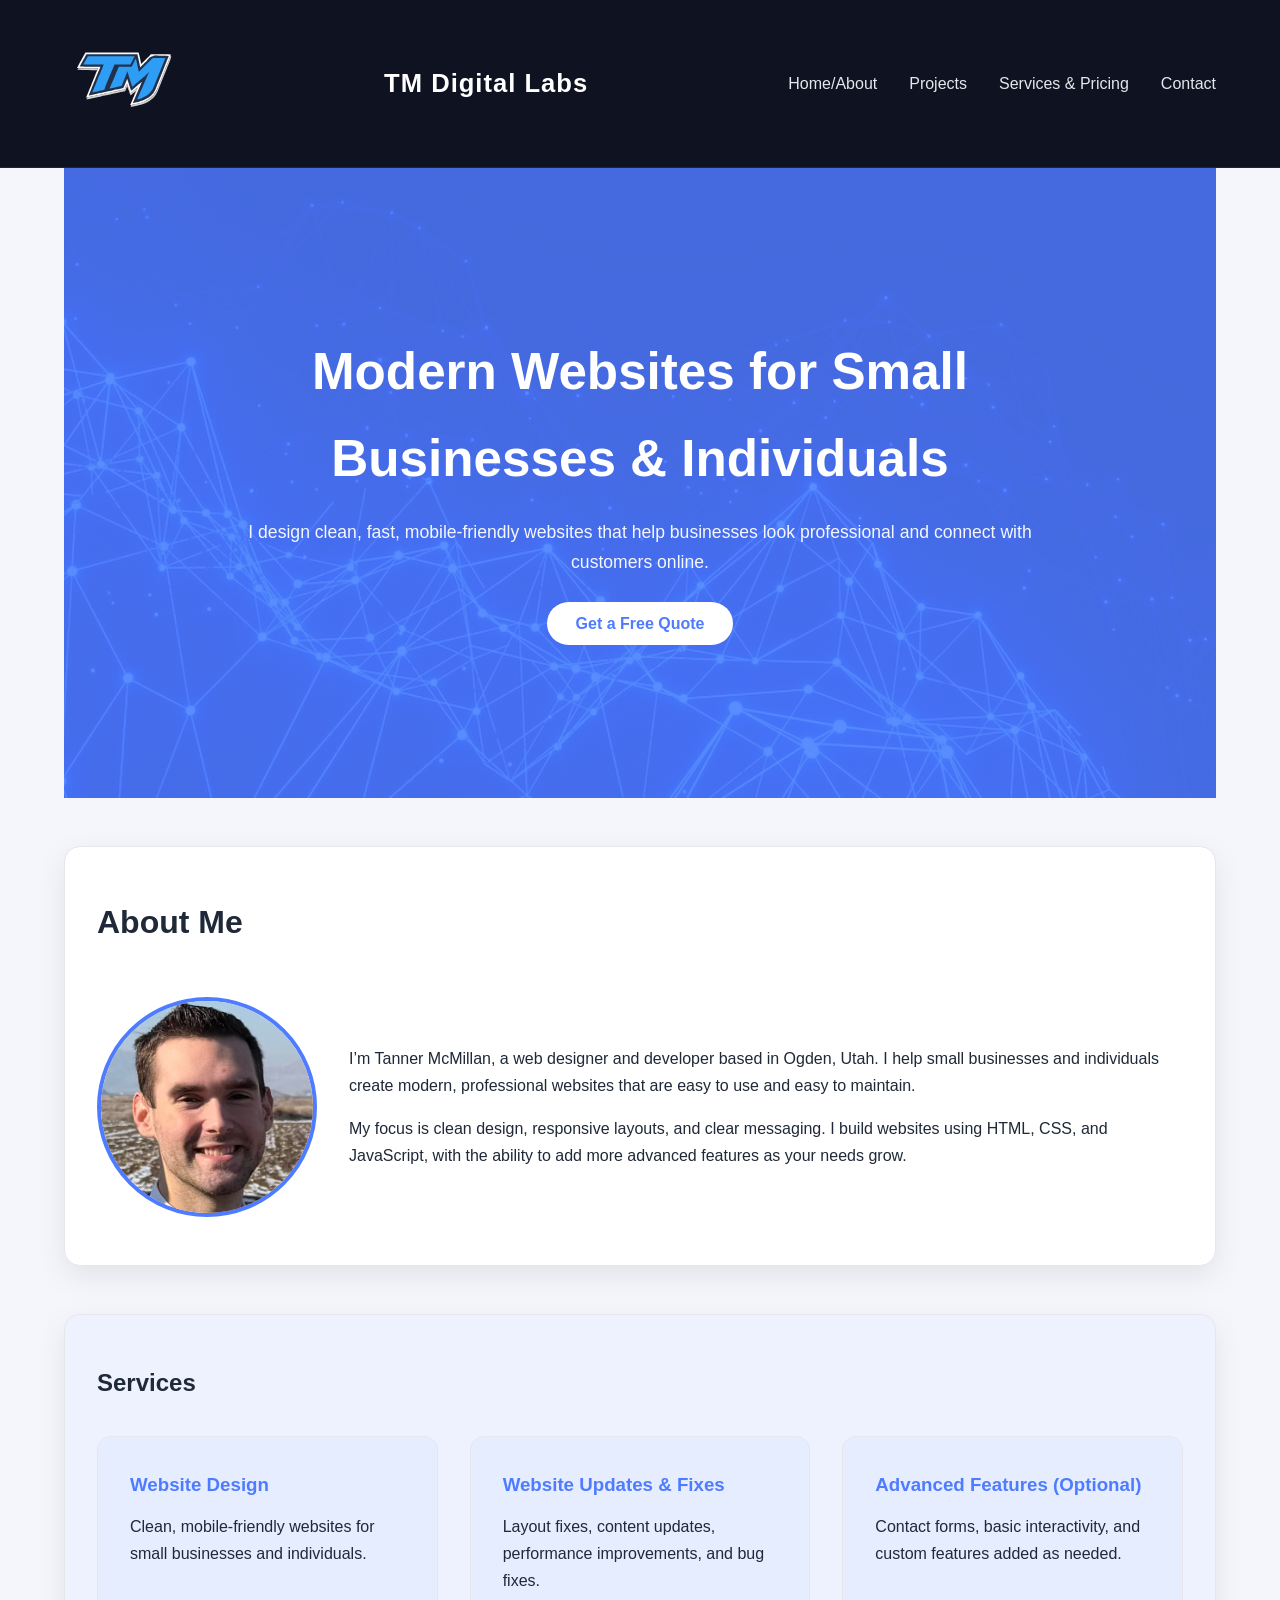
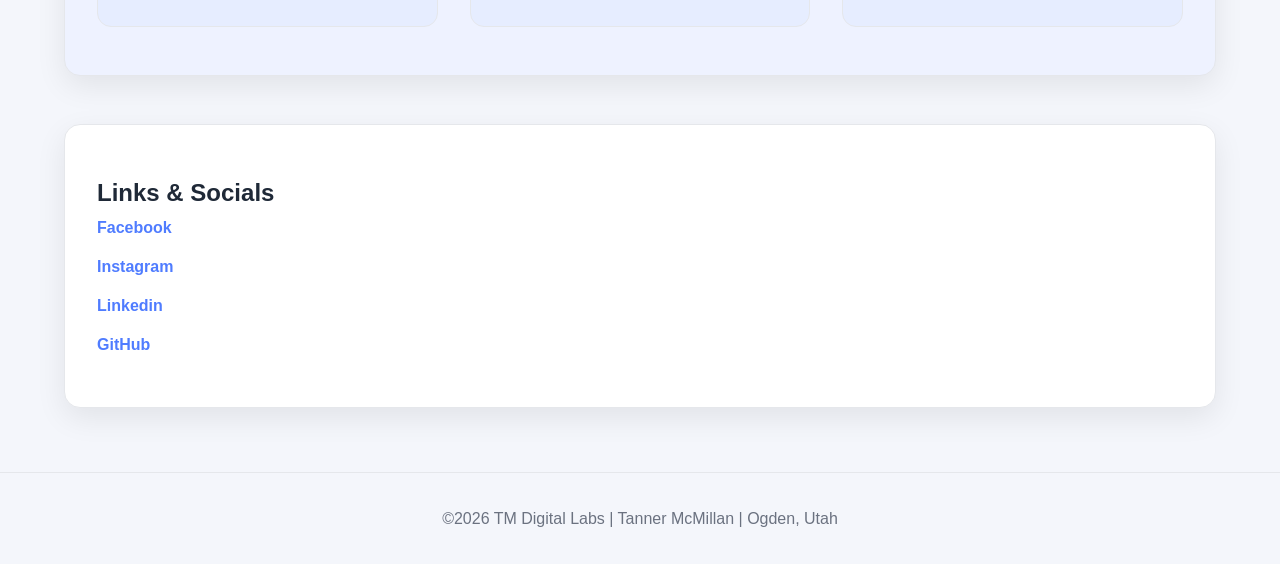
<file: index.html>
<!DOCTYPE html>
<html lang="en">

<head>
    <meta charset="UTF-8">
    <meta name="viewport" content="width=device-width, initial-scale=1.0">
    <title>Tanner McMillan - Homepage</title>
    <meta name="description" content="Portfolio website for Tanner McMillan | Homepage">
    <meta name="author" content="Tanner McMillan">
    <link rel="stylesheet" href="styles/personal.css">
    <script src="scripts/personal.js" defer></script>
    <link rel="icon" href="images/logo.svg">
</head>

<body>
    <header class="site-header">
        <div class="container header-content">
            <a href="index.html"><img src="images/logo.svg" alt="TM Digital Lab Logo" height="60" width="60"></a>
            <h1 class="logo">TM Digital Labs</h1>
            <div class="hamburger" id="hamburger">
                <span></span>
                <span></span>
                <span></span>
            </div>
            <nav>
                <ul class="nav-links" id="nav-links">
                    <li><a href="index.html">Home/About</a></li>
                    <li><a href="projects.html">Projects</a></li>
                    <li><a href="pricing.html">Services & Pricing</a></li>
                    <li><a href="contact.html">Contact</a></li>
                </ul>
            </nav>
        </div>
    </header>
    <main class="container">
        <section class="hero">
            <div class="hero-content">
                <h1>Modern Websites for Small Businesses & Individuals</h1>
                <p>
                    I design clean, fast, mobile-friendly websites that help businesses
                    look professional and connect with customers online.
                </p>
                <a href="contact.html" class="primary-btn">Get a Free Quote</a>
            </div>
        </section>

        <section class="about-section">
            <h2>About Me</h2>
            <img src="images/profile-1.jpg" alt="Tanner McMillan" loading="lazy" class="profile-img">
            <div class="about-text">
                <p>
                    I’m Tanner McMillan, a web designer and developer based in Ogden, Utah.
                    I help small businesses and individuals create modern, professional
                    websites that are easy to use and easy to maintain.
                </p>

                <p>
                    My focus is clean design, responsive layouts, and clear messaging.
                    I build websites using HTML, CSS, and JavaScript, with the ability
                    to add more advanced features as your needs grow.
                </p>
            </div>

        </section>
        <section class="services-section">
            <h2>Services</h2>
            <div class="services-grid">
                <div class="service-card">
                    <h3>Website Design</h3>
                    <p>Clean, mobile-friendly websites for small businesses and individuals.</p>
                </div>

                <div class="service-card">
                    <h3>Website Updates & Fixes</h3>
                    <p>Layout fixes, content updates, performance improvements, and bug fixes.</p>
                </div>

                <div class="service-card">
                    <h3>Advanced Features (Optional)</h3>
                    <p>Contact forms, basic interactivity, and custom features added as needed.</p>
                </div>
            </div>
        </section>
        <section class="links-section">
            <h2>Links & Socials</h2>
            <ul class="social-list">
                <li><a href="https://www.facebook.com/tanner.mcmillan.395" target="_blank">Facebook</a></li>
                <li><a href="https://www.instagram.com/tannermcmillan_23/" target="_blank">Instagram</a></li>
                <li><a href="https://www.linkedin.com/in/tanner-mcmillan-043a56310/" target="_blank">Linkedin</a></li>
                <li><a href="https://github.com/TannerMc23" target="_blank">GitHub</a></li>
            </ul>
        </section>
    </main>
    <footer class="site-footer">
        <p>©️<span id="currentyear"></span> TM Digital Labs | Tanner McMillan | Ogden, Utah</p>
    </footer>
</body>

</html>
</file>
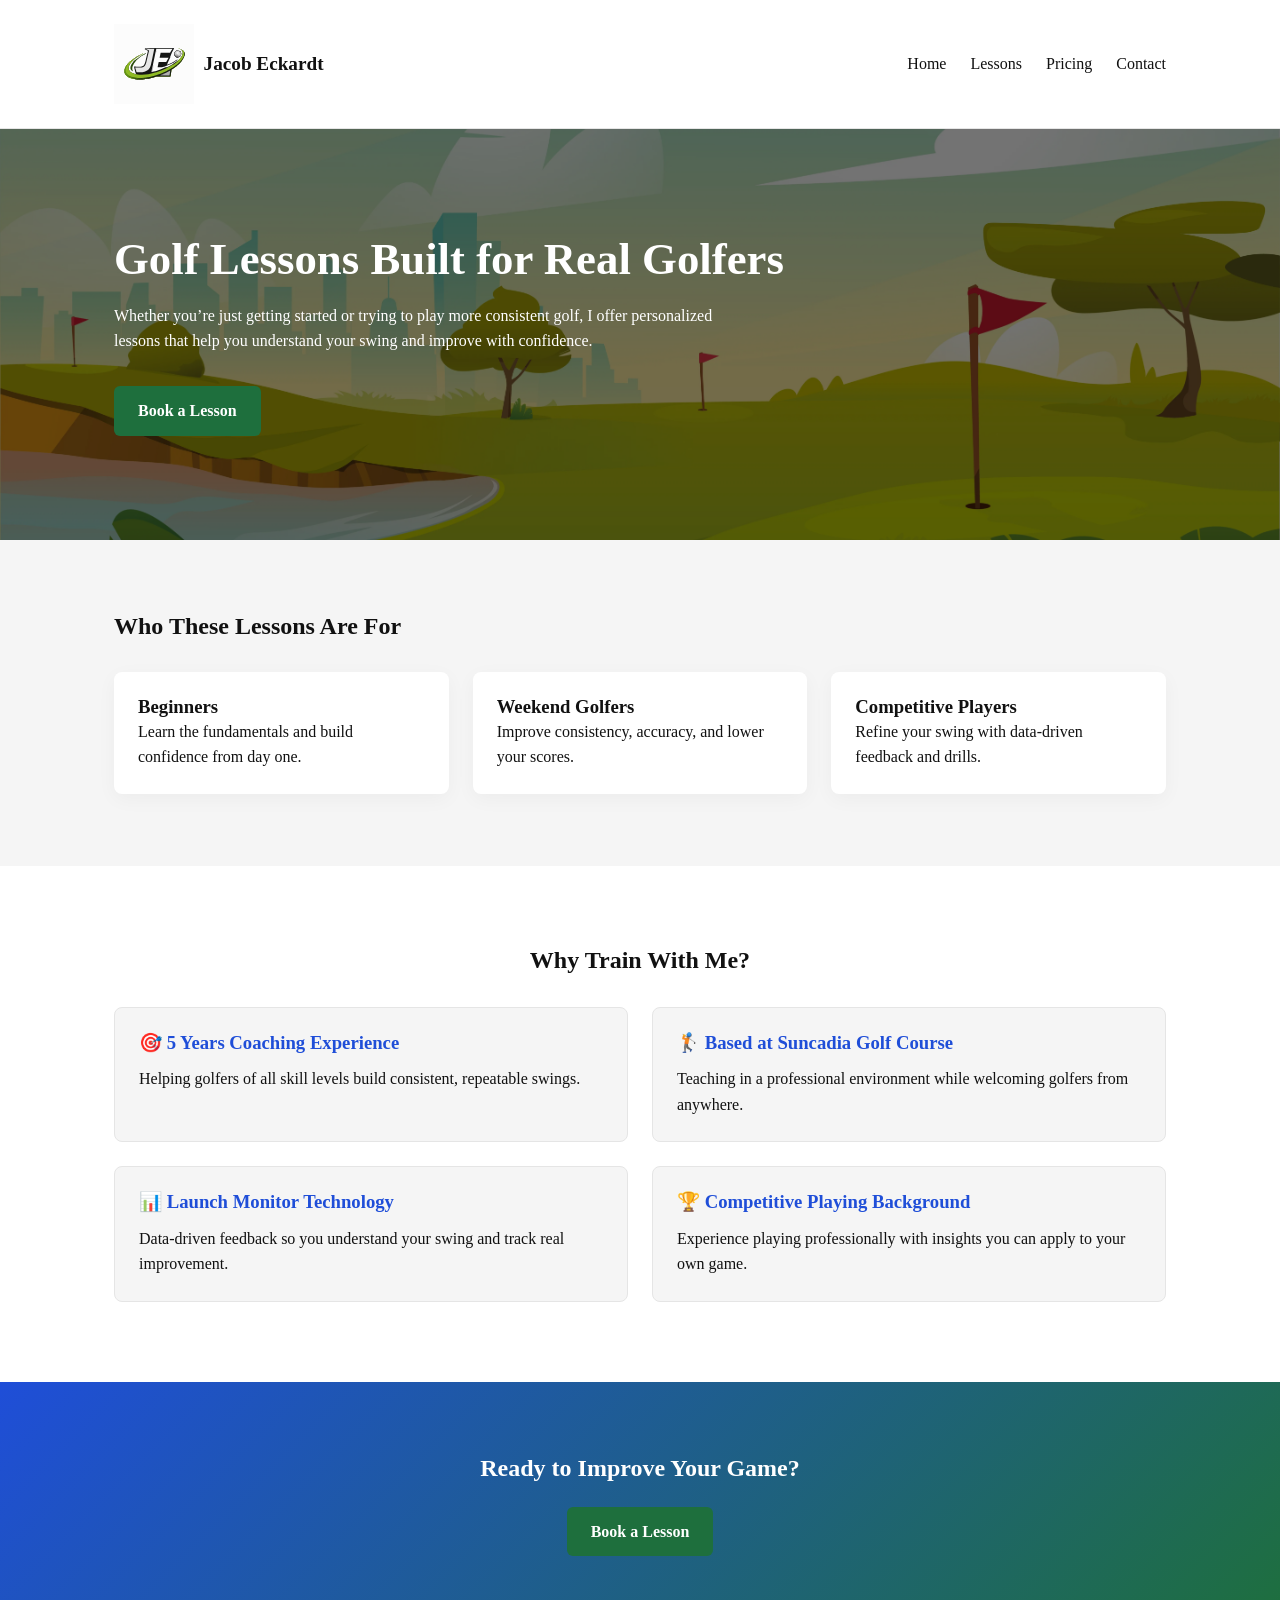
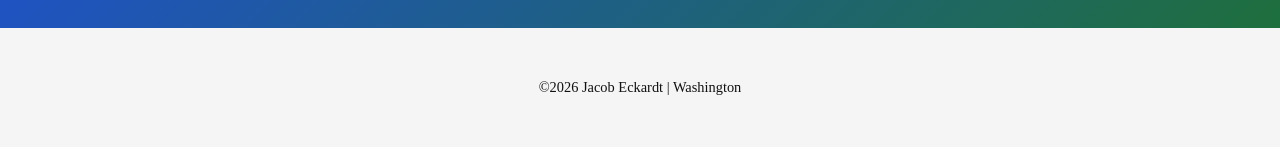
<file: Jacob-Eckardt/index.html>
<!DOCTYPE html>
<html lang="en">

<head>
    <meta charset="UTF-8" />
    <meta name="viewport" content="width=device-width, initial-scale=1.0" />
    <title>Jacob Eckardt Golf Lessons | Personalized Coaching</title>

    <!-- Google Font -->
    <link rel="preconnect" href="https://fonts.googleapis.com">
    <link rel="preconnect" href="https://fonts.gstatic.com" crossorigin>
    <link href="https://fonts.googleapis.com/css2?family=Inter:wght@400;500;600;700&display=swap" rel="stylesheet">
    <link rel="stylesheet" href="styles/styles.css" />
    <script src="scripts/scripts.js" defer></script>
</head>

<body>

    <!-- Header -->
    <header class="site-header">
        <div class="container header-inner">
            <div class="logo">
                <a href="index.html" class="logo-link">
                    <img src="images/Jacob-Eckardt-logo.svg" alt="Jacob Eckardt Logo">
                    <span>Jacob Eckardt</span>
                </a>
            </div>

            <nav class="nav">
                <a href="index.html">Home</a>
                <a href="lessons.html">Lessons</a>
                <a href="pricing.html">Pricing</a>
                <a href="contact.html">Contact</a>
            </nav>
            <button class="hamburger" id="hamburger" aria-label="Open menu">
                <span></span>
                <span></span>
                <span></span>
            </button>
        </div>
    </header>

    <!-- Hero -->
    <section class="hero">
        <div class="container">
            <h1>Golf Lessons Built for Real Golfers</h1>
            <p>
                Whether you’re just getting started or trying to play more consistent golf,
                I offer personalized lessons that help you understand your swing and improve
                with confidence.
            </p>

            <a href="contact.html" class="btn-primary">Book a Lesson</a>
        </div>
    </section>

    <!-- Who It's For -->
    <section class="audience">
        <div class="container">
            <h2>Who These Lessons Are For</h2>

            <div class="audience-grid">
                <div class="card">
                    <h3>Beginners</h3>
                    <p>Learn the fundamentals and build confidence from day one.</p>
                </div>

                <div class="card">
                    <h3>Weekend Golfers</h3>
                    <p>Improve consistency, accuracy, and lower your scores.</p>
                </div>

                <div class="card">
                    <h3>Competitive Players</h3>
                    <p>Refine your swing with data-driven feedback and drills.</p>
                </div>
            </div>
        </div>
    </section>

    <!-- How He Helps -->
    <section class="credibility">
        <div class="container">
            <h2>Why Train With Me?</h2>

            <div class="credibility-grid">
                <div class="credibility-item">
                    <h3>🎯 5 Years Coaching Experience</h3>
                    <p>Helping golfers of all skill levels build consistent, repeatable swings.</p>
                </div>

                <div class="credibility-item">
                    <h3>🏌️ Based at Suncadia Golf Course</h3>
                    <p>Teaching in a professional environment while welcoming golfers from anywhere.</p>
                </div>

                <div class="credibility-item">
                    <h3>📊 Launch Monitor Technology</h3>
                    <p>Data-driven feedback so you understand your swing and track real improvement.</p>
                </div>

                <div class="credibility-item">
                    <h3>🏆 Competitive Playing Background</h3>
                    <p>Experience playing professionally with insights you can apply to your own game.</p>
                </div>
            </div>
        </div>
    </section>

    <!-- CTA -->
    <section class="cta">
        <div class="container">
            <h2>Ready to Improve Your Game?</h2>
            <a href="contact.html" class="btn-primary">Book a Lesson</a>
        </div>
    </section>

    <!-- Footer -->
    <footer class="site-footer">
        <div class="container">
            <p>©️<span id="currentyear"></span> Jacob Eckardt | Washington</p>
        </div>
    </footer>

</body>

</html>
</file>
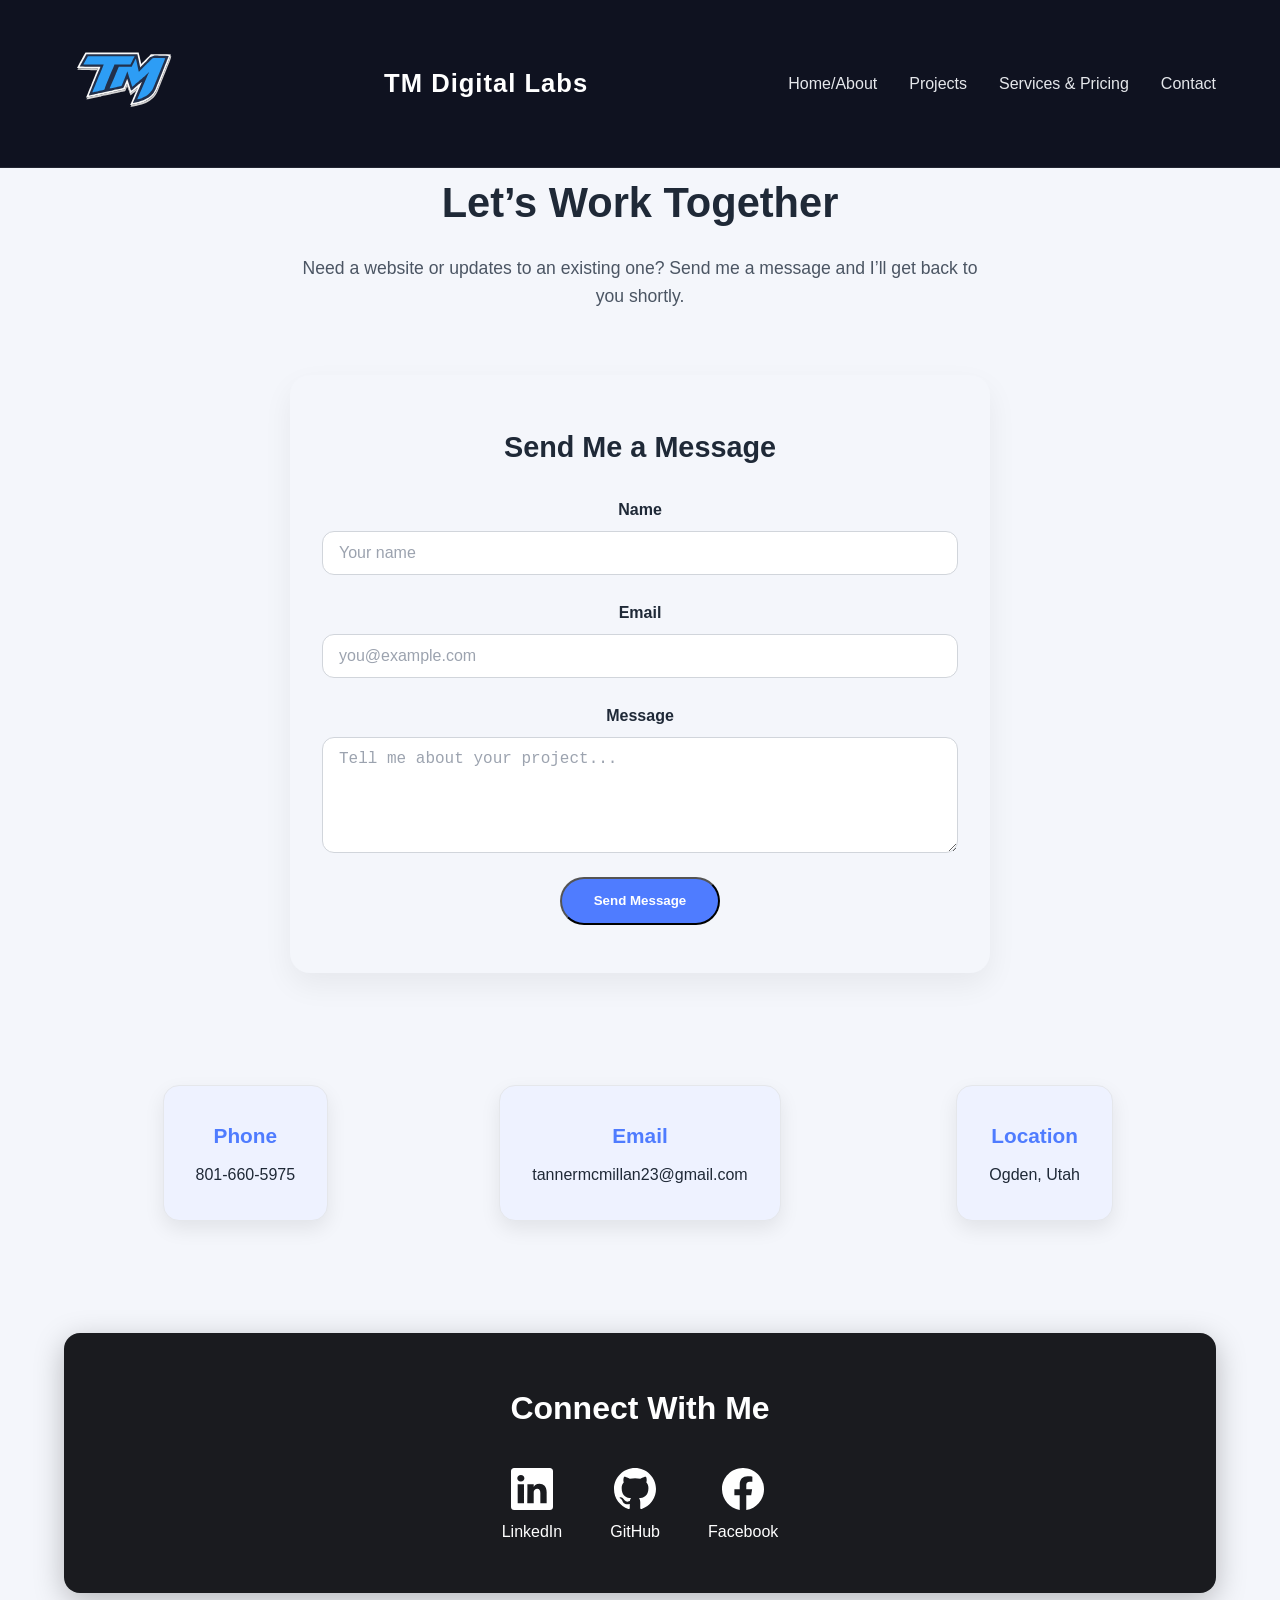
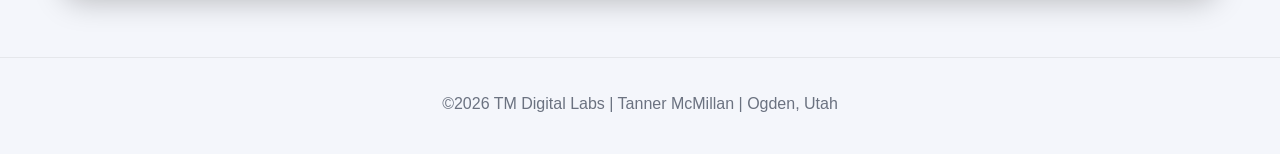
<file: contact.html>
<!DOCTYPE html>
<html lang="en">

<head>
    <meta charset="UTF-8">
    <meta name="viewport" content="width=device-width, initial-scale=1.0">
    <title>Tanner McMillan - Contact</title>
    <meta name="description" content="Portfolio website for Tanner McMillan | Contact Page">
    <meta name="author" content="Tanner McMillan">
    <link rel="stylesheet" href="styles/personal.css">
    <script src="scripts/personal.js" defer></script>
    <link rel="icon" href="images/logo.svg">
</head>

<body>
    <header class="site-header">
        <div class="container header-content">
            <a href="index.html"><img src="images/logo.svg" alt="TM Digital Lab Logo" height="60" width="60"></a>
            <h1 class="logo">TM Digital Labs</h1>
            <div class="hamburger" id="hamburger">
                <span></span>
                <span></span>
                <span></span>
            </div>
            <nav>
                <ul class="nav-links" id="nav-links">
                    <li><a href="index.html">Home/About</a></li>
                    <li><a href="projects.html">Projects</a></li>
                    <li><a href="pricing.html">Services & Pricing</a></li>
                    <li><a href="contact.html">Contact</a></li>
                </ul>
            </nav>
        </div>
    </header>
    <main class="container">

        <section class="contact-hero">
            <h1>Let’s Work Together</h1>
            <p>
                Need a website or updates to an existing one?
                Send me a message and I’ll get back to you shortly.
            </p>
        </section>
        <section class="contact-form-section">
            <h2 class="contactMe">Send Me a Message</h2>
            <form action="https://api.web3forms.com/submit" method="POST">
                <input type="hidden" name="access_key" value="45f9dccb-f75a-4e60-9f78-fceb3e280c80">

                <input type="hidden" name="subject" value="New Website Inquiry">
                <input type="hidden" name="from_name" value="Portfolio Website">
                <input type="hidden" name="redirect" value="thankyou.html">

                <div class="form-group">
                    <label for="name">Name</label>
                    <input type="text" name="name" id="name" placeholder="Your name" required>
                </div>

                <div class="form-group">
                    <label for="email">Email</label>
                    <input type="email" name="email" id="email" placeholder="you@example.com" required>
                </div>

                <div class="form-group">
                    <label for="message">Message</label>
                    <textarea name="message" id="message" rows="5" placeholder="Tell me about your project..."
                        required></textarea>
                </div>

                <input type="checkbox" name="botcheck" class="hidden" style="display:none;">

                <button type="submit" class="primary-btn">Send Message</button>
            </form>
        </section>
        <section class="contact-grid">

            <div class="contact-box">
                <h2>Phone</h2>
                <a href="tel:18016605975">801-660-5975</a>
            </div>

            <div class="contact-box">
                <h2>Email</h2>
                <a href="mailto:tannermcmillan23@gmail.com">
                    tannermcmillan23@gmail.com
                </a>
            </div>

            <div class="contact-box">
                <h2>Location</h2>
                <p>Ogden, Utah</p>
            </div>

        </section>

        <section class="contact-socials">
            <h2>Connect With Me</h2>

            <div class="social-grid">
                <a href="https://www.linkedin.com/in/tanner-mcmillan-043a56310/" target="_blank">
                    <img src="images/linkedin.svg" alt="LinkedIn">
                    <span>LinkedIn</span>
                </a>

                <a href="https://github.com/TannerMc23" target="_blank">
                    <img src="images/github.svg" alt="GitHub">
                    <span>GitHub</span>
                </a>

                <a href="https://www.facebook.com/tanner.mcmillan.395/" target="_blank">
                    <img src="images/facebook.svg" alt="Facebook">
                    <span>Facebook</span>
                </a>
            </div>
        </section>

    </main>


    <footer class="site-footer">
        <p>©️<span id="currentyear"></span> TM Digital Labs | Tanner McMillan | Ogden, Utah</p>
    </footer>
</body>

</html>
</file>
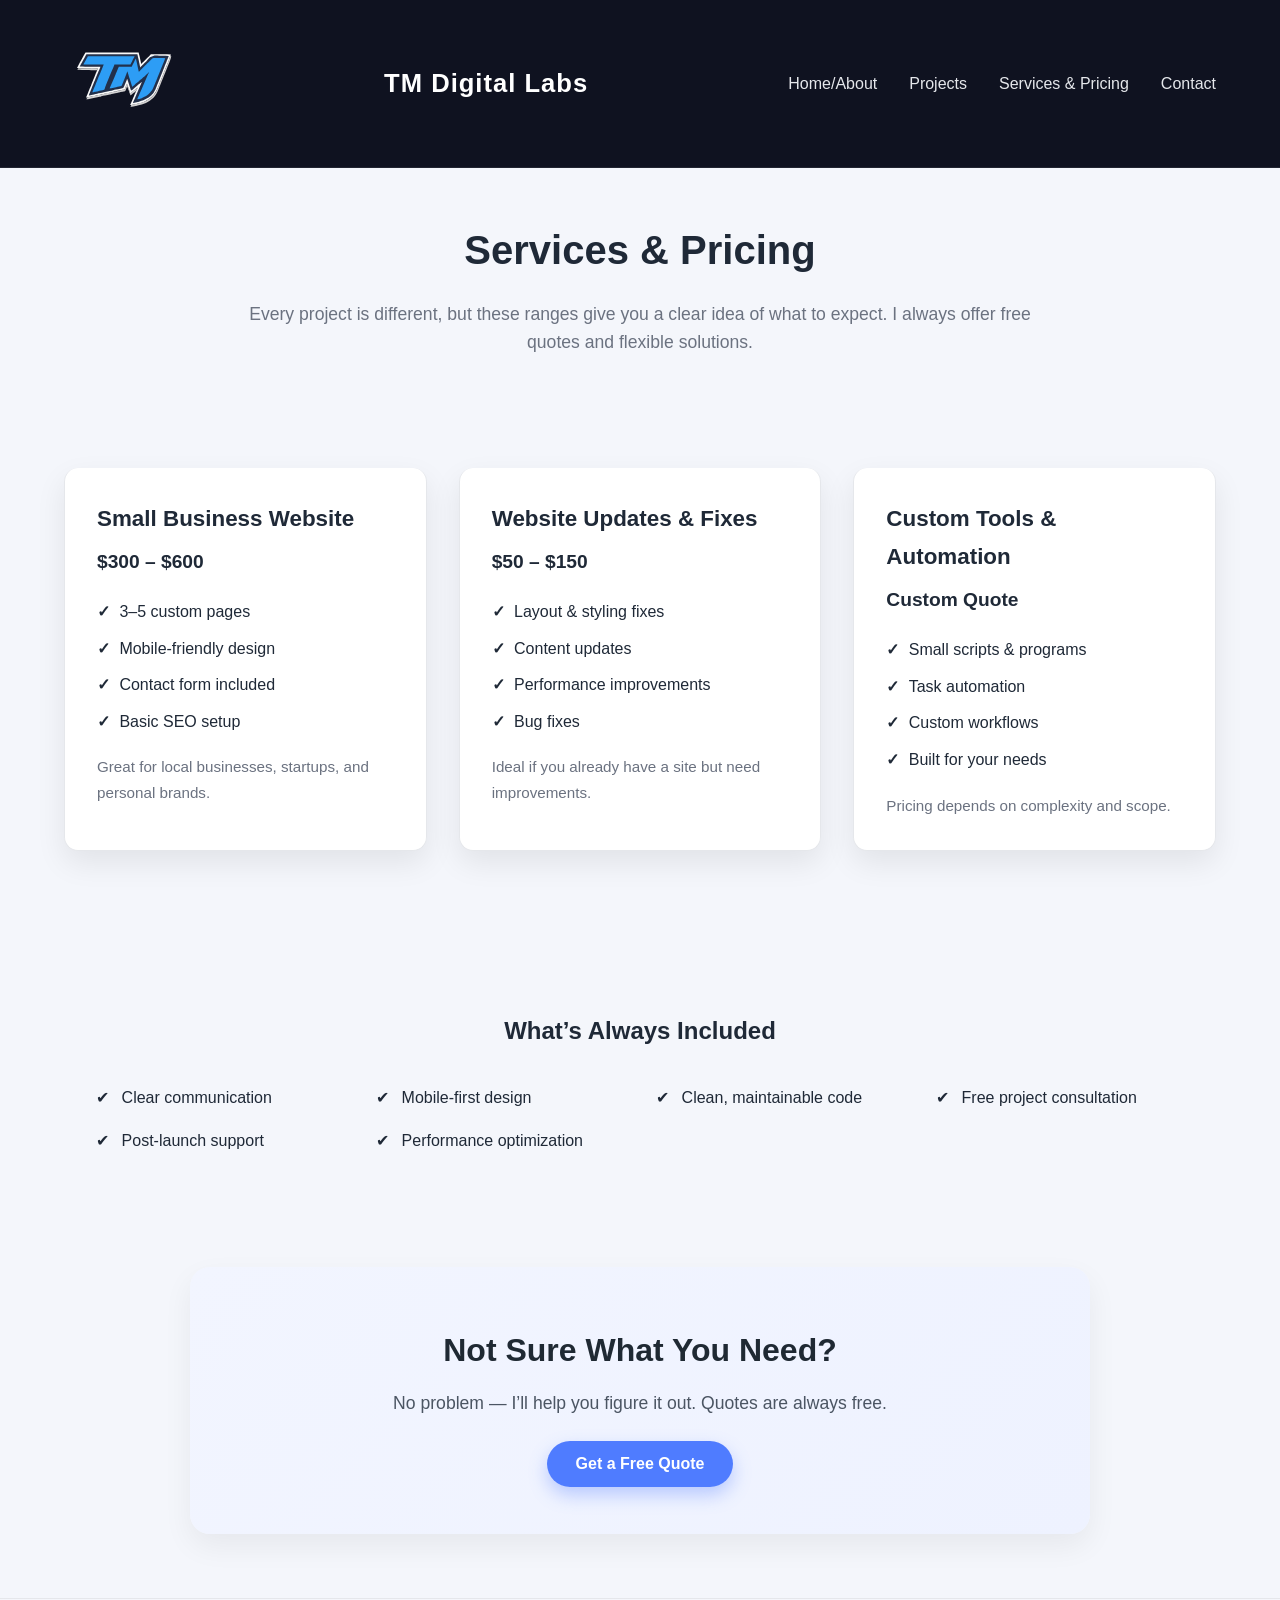
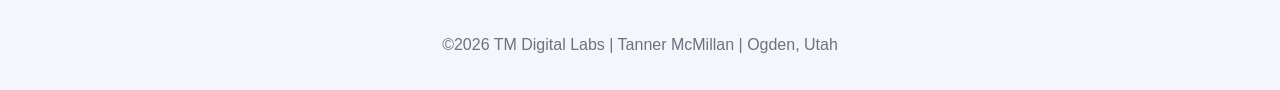
<file: pricing.html>
<!DOCTYPE html>
<html lang="en">

<head>
    <meta charset="UTF-8">
    <meta name="viewport" content="width=device-width, initial-scale=1.0">
    <title>Tanner McMillan - Services & Pricing</title>
    <meta name="description" content="Portfolio website for Tanner McMillan | Services & Pricing Page">
    <meta name="author" content="Tanner McMillan">
    <link rel="stylesheet" href="styles/personal.css">
    <script src="scripts/personal.js" defer></script>
    <link rel="icon" href="images/logo.svg">
</head>

<body>
    <header class="site-header">
        <div class="container header-content">
            <a href="index.html"><img src="images/logo.svg" alt="TM Digital Lab Logo" height="60" width="60"></a>
            <h1 class="logo">TM Digital Labs</h1>
            <div class="hamburger" id="hamburger">
                <span></span>
                <span></span>
                <span></span>
            </div>
            <nav>
                <ul class="nav-links" id="nav-links">
                    <li><a href="index.html">Home/About</a></li>
                    <li><a href="projects.html">Projects</a></li>
                    <li><a href="pricing.html">Services & Pricing</a></li>
                    <li><a href="contact.html">Contact</a></li>
                </ul>
            </nav>
        </div>
    </header>
    <main class="container">
        <section class="pricing-hero">
            <h1>Services & Pricing</h1>
            <p>
                Every project is different, but these ranges give you a clear idea
                of what to expect. I always offer free quotes and flexible solutions.
            </p>
        </section>

        <!-- Pricing Cards -->
        <section class="pricing-grid">

            <article class="pricing-card fade-in">
                <h3>Small Business Website</h3>
                <p class="price-range">$300 – $600</p>
                <ul>
                    <li>3–5 custom pages</li>
                    <li>Mobile-friendly design</li>
                    <li>Contact form included</li>
                    <li>Basic SEO setup</li>
                </ul>
                <p class="pricing-note">
                    Great for local businesses, startups, and personal brands.
                </p>
            </article>

            <article class="pricing-card fade-in">
                <h3>Website Updates & Fixes</h3>
                <p class="price-range">$50 – $150</p>
                <ul>
                    <li>Layout & styling fixes</li>
                    <li>Content updates</li>
                    <li>Performance improvements</li>
                    <li>Bug fixes</li>
                </ul>
                <p class="pricing-note">
                    Ideal if you already have a site but need improvements.
                </p>
            </article>

            <article class="pricing-card fade-in">
                <h3>Custom Tools & Automation</h3>
                <p class="price-range">Custom Quote</p>
                <ul>
                    <li>Small scripts & programs</li>
                    <li>Task automation</li>
                    <li>Custom workflows</li>
                    <li>Built for your needs</li>
                </ul>
                <p class="pricing-note">
                    Pricing depends on complexity and scope.
                </p>
            </article>

        </section>

        <!-- What’s Included -->
        <section class="pricing-includes">
            <h2>What’s Always Included</h2>
            <ul class="includes-list">
                <li>Clear communication</li>
                <li>Mobile-first design</li>
                <li>Clean, maintainable code</li>
                <li>Free project consultation</li>
                <li>Post-launch support</li>
                <li>Performance optimization</li>
            </ul>
        </section>

        <!-- CTA -->
        <section class="pricing-cta">
            <h2>Not Sure What You Need?</h2>
            <p>
                No problem — I’ll help you figure it out. Quotes are always free.
            </p>
            <a href="contact.html" class="primary-btn">Get a Free Quote</a>
        </section>
    </main>

    <footer class="site-footer">
        <p>©️<span id="currentyear"></span> TM Digital Labs | Tanner McMillan | Ogden, Utah</p>
    </footer>
</body>

</html>
</file>
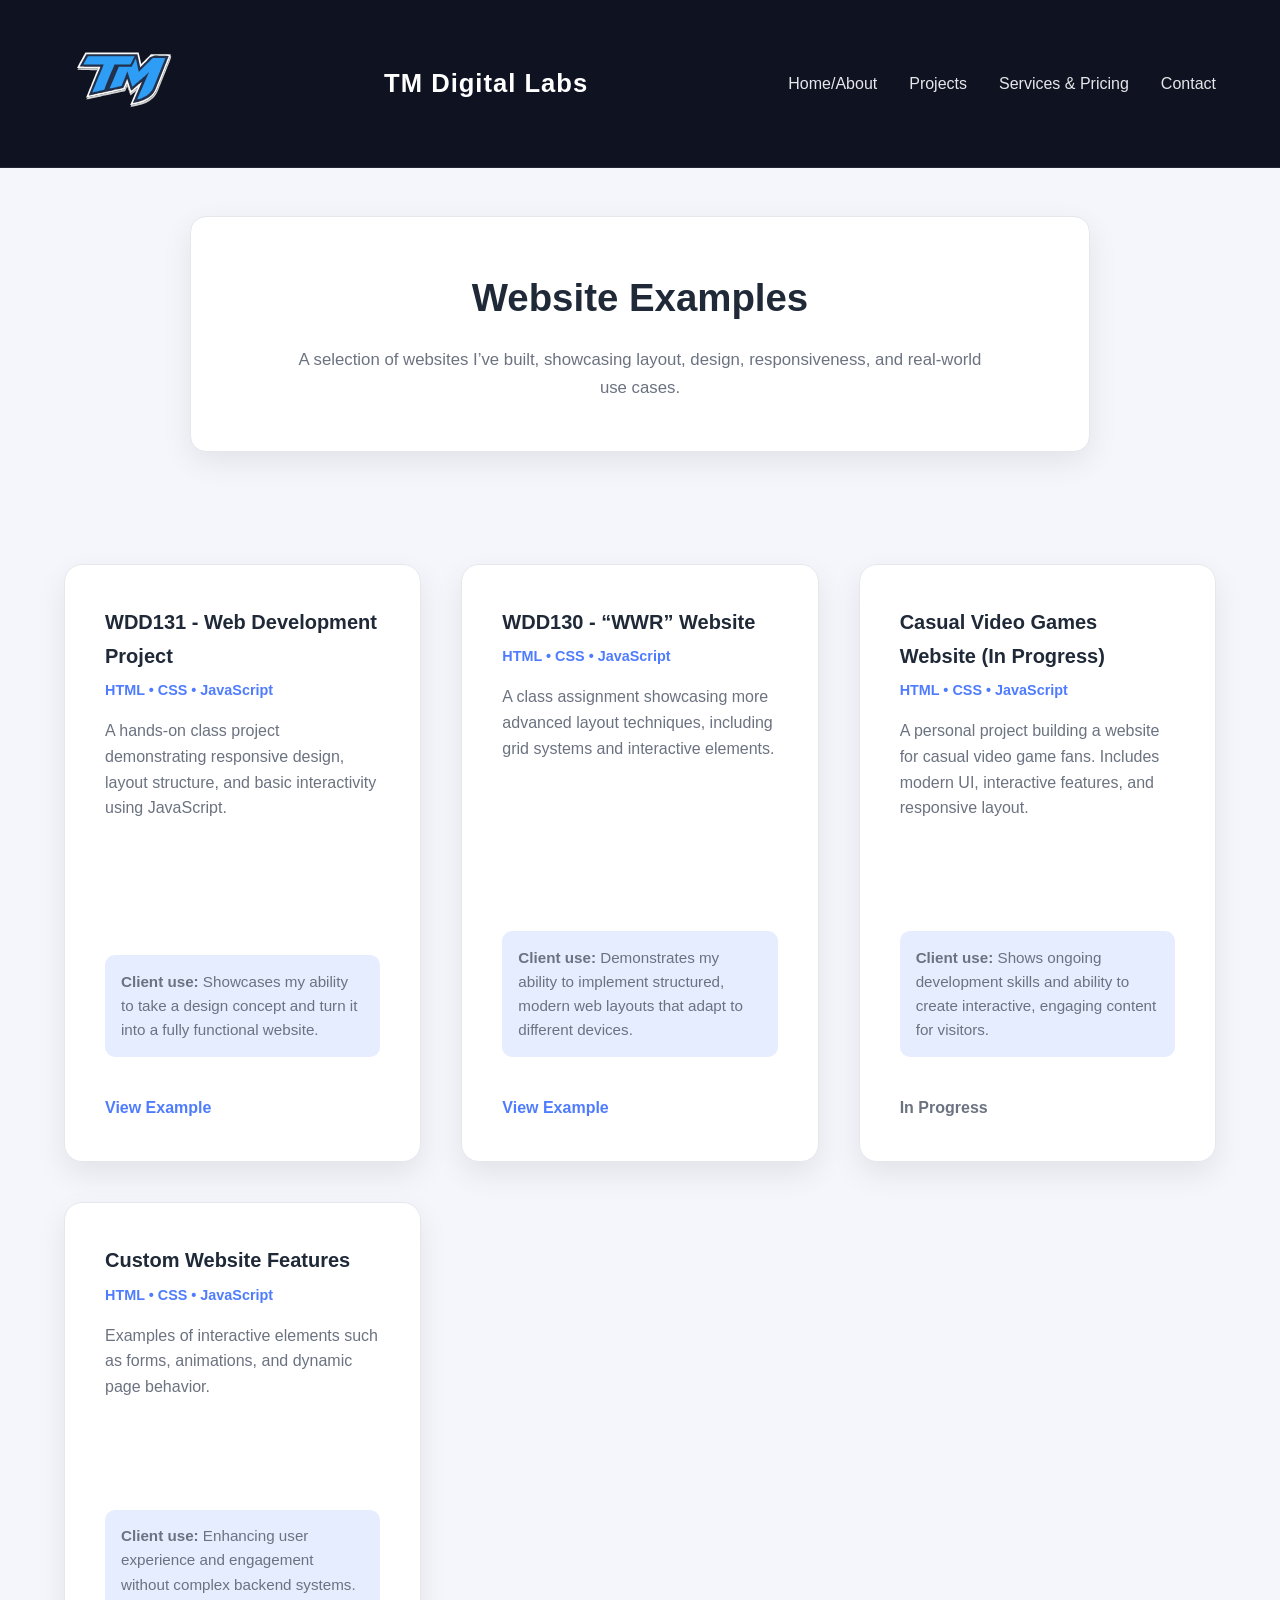
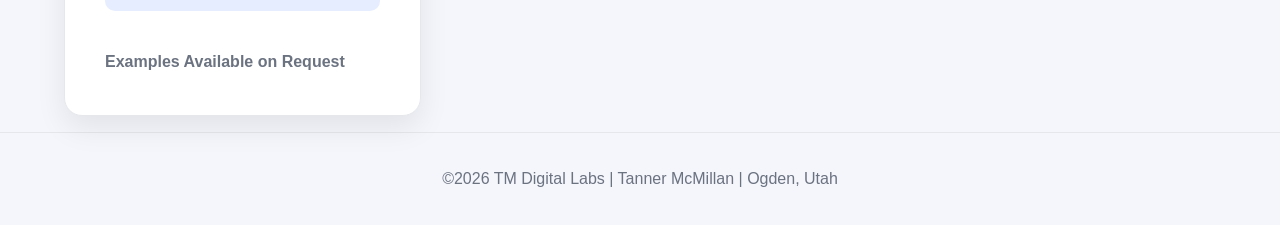
<file: projects.html>
<!DOCTYPE html>
<html lang="en">

<head>
    <meta charset="UTF-8">
    <meta name="viewport" content="width=device-width, initial-scale=1.0">
    <title>Tanner McMillan - Projects</title>
    <meta name="description" content="Portfolio website for Tanner McMillan | Projects Page">
    <meta name="author" content="Tanner McMillan">
    <link rel="stylesheet" href="styles/personal.css">
    <script src="scripts/personal.js" defer></script>
    <link rel="icon" href="images/logo.svg">
</head>

<body>
    <header class="site-header">
        <div class="container header-content">
            <a href="index.html"><img src="images/logo.svg" alt="TM Digital Lab Logo" height="60" width="60"></a>
            <h1 class="logo">TM Digital Labs</h1>
            <div class="hamburger" id="hamburger">
                <span></span>
                <span></span>
                <span></span>
            </div>
            <nav>
                <ul class="nav-links" id="nav-links">
                    <li><a href="index.html">Home/About</a></li>
                    <li><a href="projects.html">Projects</a></li>
                    <li><a href="pricing.html">Services & Pricing</a></li>
                    <li><a href="contact.html">Contact</a></li>
                </ul>
            </nav>
        </div>
    </header>
    <main class="container">

        <section class="projects-hero">
            <h1>Website Examples</h1>
            <p>
                A selection of websites I’ve built, showcasing layout, design,
                responsiveness, and real-world use cases.
            </p>
        </section>

        <section class="projects-grid">

            <article class="project-card fade-in">
                <h3>WDD131 - Web Development Project</h3>
                <p class="tech">HTML • CSS • JavaScript</p>
                <p>
                    A hands-on class project demonstrating responsive design, layout structure,
                    and basic interactivity using JavaScript.
                </p>
                <p class="use-case">
                    <strong>Client use:</strong> Showcases my ability to take a design concept
                    and turn it into a fully functional website.
                </p>
                <a href="https://tannermc23.github.io/wdd131/project/index.html" target="_blank" class="project-link">
                    View Example
                </a>
            </article>

            <article class="project-card fade-in">
                <h3>WDD130 - “WWR” Website</h3>
                <p class="tech">HTML • CSS • JavaScript</p>
                <p>
                    A class assignment showcasing more advanced layout techniques, including
                    grid systems and interactive elements.
                </p>
                <p class="use-case">
                    <strong>Client use:</strong> Demonstrates my ability to implement structured,
                    modern web layouts that adapt to different devices.
                </p>
                <a href="https://tannermc23.github.io/wdd130/wwr/index.html" target="_blank" class="project-link">
                    View Example
                </a>
            </article>

            <article class="project-card fade-in">
                <h3>Casual Video Games Website (In Progress)</h3>
                <p class="tech">HTML • CSS • JavaScript</p>
                <p>
                    A personal project building a website for casual video game fans.
                    Includes modern UI, interactive features, and responsive layout.
                </p>
                <p class="use-case">
                    <strong>Client use:</strong> Shows ongoing development skills and ability
                    to create interactive, engaging content for visitors.
                </p>
                <a href="#" class="project-link disabled">
                    In Progress
                </a>
            </article>

            <article class="project-card fade-in">
                <h3>Custom Website Features</h3>
                <p class="tech">HTML • CSS • JavaScript</p>
                <p>
                    Examples of interactive elements such as forms, animations,
                    and dynamic page behavior.
                </p>
                <p class="use-case">
                    <strong>Client use:</strong> Enhancing user experience and engagement
                    without complex backend systems.
                </p>
                <a href="#" class="project-link disabled">Examples Available on Request</a>
            </article>

        </section>

    </main>

    <footer class="site-footer">
        <p>©️<span id="currentyear"></span> TM Digital Labs | Tanner McMillan | Ogden, Utah</p>
    </footer>
</body>

</html>
</file>
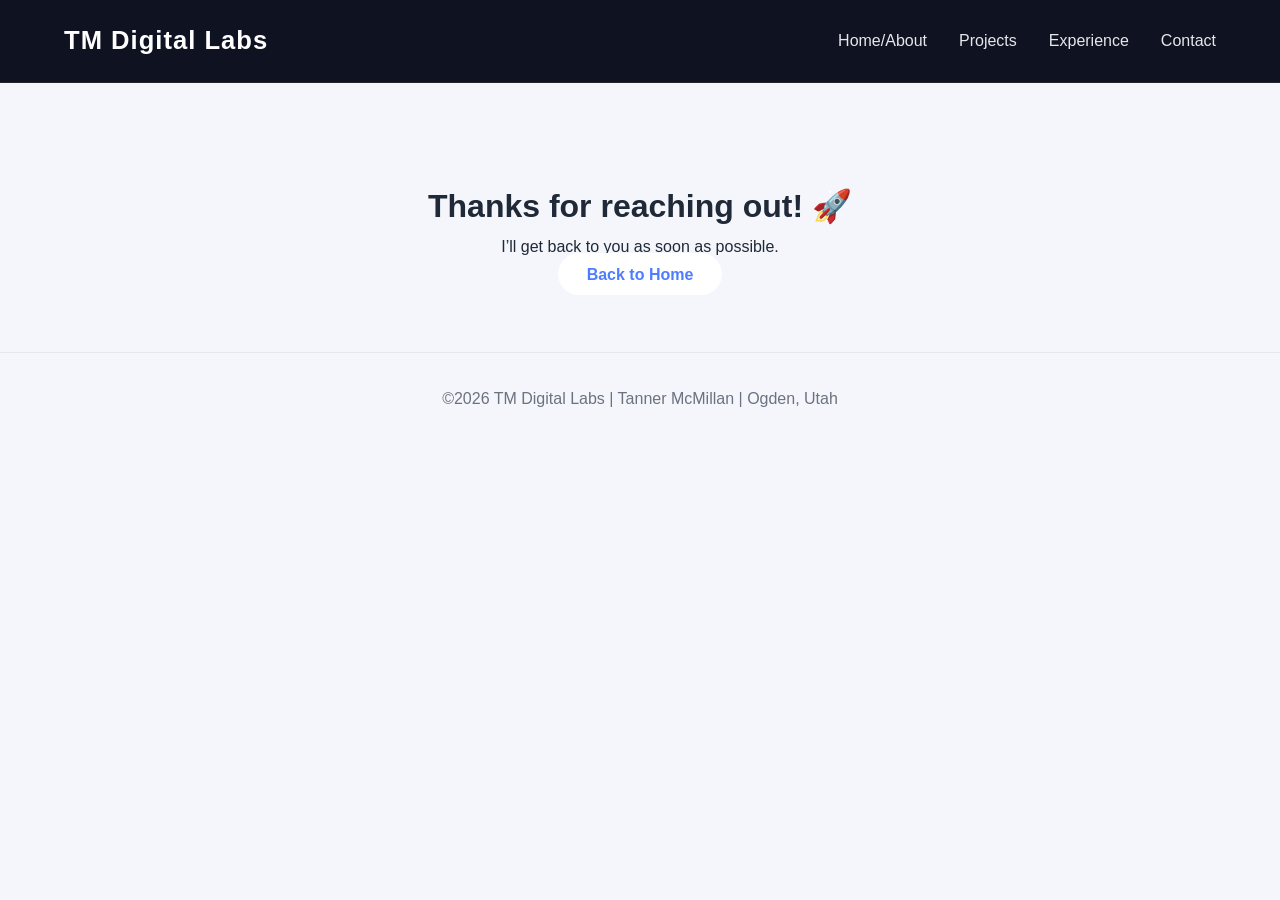
<file: thankyou.html>
<!DOCTYPE html>
<html lang="en">

<head>
    <meta charset="UTF-8">
    <meta name="viewport" content="width=device-width, initial-scale=1.0">
    <title>Tanner McMillan - Thank You</title>
    <meta name="description" content="Portfolio website for Tanner McMillan | Thank You Page">
    <meta name="author" content="Tanner McMillan">
    <link rel="stylesheet" href="styles/personal.css">
    <script src="scripts/personal.js" defer></script>
    <link rel="icon" href="images/logo.svg">
</head>

<body>
    <header class="site-header">
        <div class="container header-content">
            <h1 class="logo">TM Digital Labs</h1>
            <nav>
                <ul class="nav-links">
                    <li><a href="index.html">Home/About</a></li>
                    <li><a href="projects.html">Projects</a></li>
                    <li><a href="experience.html">Experience</a></li>
                    <li><a href="contact.html">Contact</a></li>
                </ul>
            </nav>
        </div>
    </header>
    <div class="container" style="text-align:center; margin-top:6rem;">
        <h1>Thanks for reaching out! 🚀</h1>
        <p>I’ll get back to you as soon as possible.</p>
        <a href="index.html" class="primary-btn">Back to Home</a>
    </div>
    <footer class="site-footer">
        <p>©️<span id="currentyear"></span> TM Digital Labs | Tanner McMillan | Ogden, Utah</p>
    </footer>
</body>

</html>
</file>
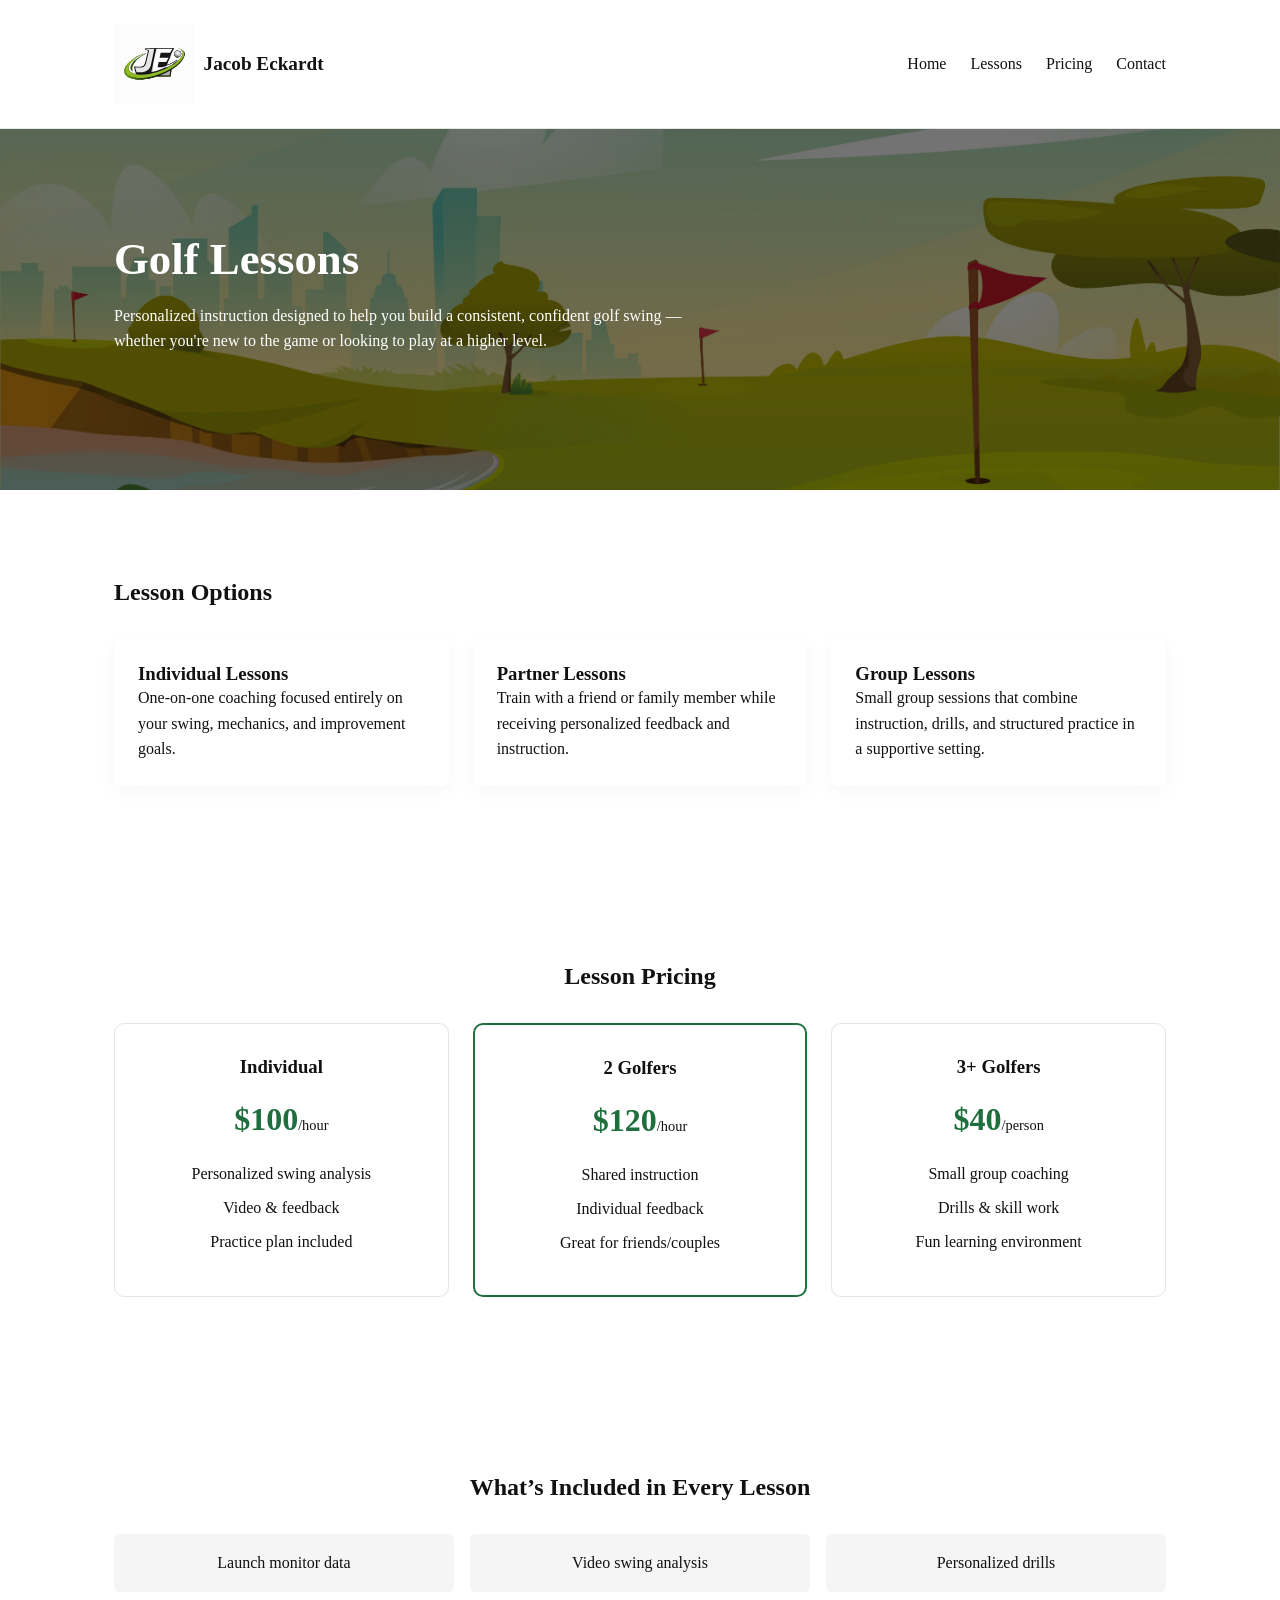
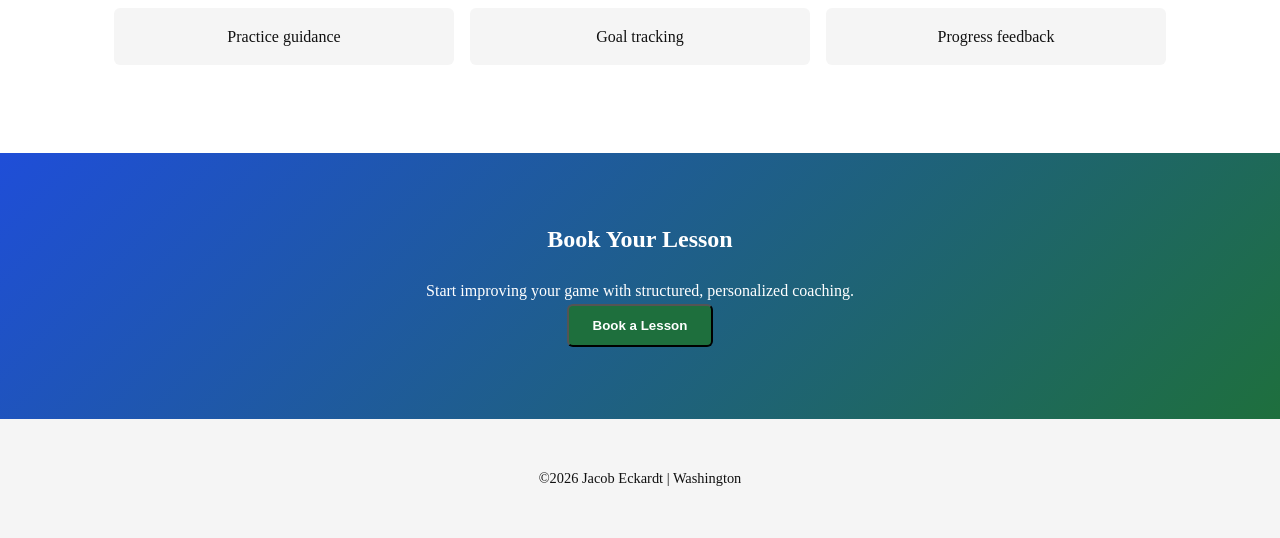
<file: Jacob-Eckardt/lessons.html>
<!DOCTYPE html>
<html lang="en">

<head>
    <meta charset="UTF-8" />
    <meta name="viewport" content="width=device-width, initial-scale=1.0" />
    <title>Jacob Eckardt Golf Lessons | Lessons</title>

    <!-- Google Font -->
    <link rel="preconnect" href="https://fonts.googleapis.com">
    <link rel="preconnect" href="https://fonts.gstatic.com" crossorigin>
    <link href="https://fonts.googleapis.com/css2?family=Inter:wght@400;500;600;700&display=swap" rel="stylesheet">
    <link rel="stylesheet" href="styles/styles.css" />
    <script src="scripts/scripts.js" defer></script>
    <script src="scripts/lessons.js" defer></script>
</head>

<body>

    <!-- Header -->
    <header class="site-header">
        <div class="container header-inner">
            <div class="logo">
                <a href="index.html" class="logo-link">
                    <img src="images/Jacob-Eckardt-logo.svg" alt="Jacob Eckardt Logo">
                    <span>Jacob Eckardt</span>
                </a>
            </div>

            <nav class="nav">
                <a href="index.html">Home</a>
                <a href="lessons.html">Lessons</a>
                <a href="pricing.html">Pricing</a>
                <a href="contact.html">Contact</a>
            </nav>
            <button class="hamburger" id="hamburger" aria-label="Open menu">
                <span></span>
                <span></span>
                <span></span>
            </button>
        </div>
    </header>
    <!-- Hero -->
    <main>
        <section class="hero hero-lessons">
            <div class="container">
                <h1>Golf Lessons</h1>
                <p>
                    Personalized instruction designed to help you build a consistent,
                    confident golf swing — whether you're new to the game or looking to
                    play at a higher level.
                </p>
            </div>
        </section>

        <!-- Lesson Types -->
        <section class="lessons-overview">
            <div class="container">
                <h2>Lesson Options</h2>

                <div class="lessons-grid">
                    <div class="card">
                        <h3>Individual Lessons</h3>
                        <p>
                            One-on-one coaching focused entirely on your swing,
                            mechanics, and improvement goals.
                        </p>
                    </div>

                    <div class="card">
                        <h3>Partner Lessons</h3>
                        <p>
                            Train with a friend or family member while receiving
                            personalized feedback and instruction.
                        </p>
                    </div>

                    <div class="card">
                        <h3>Group Lessons</h3>
                        <p>
                            Small group sessions that combine instruction,
                            drills, and structured practice in a supportive setting.
                        </p>
                    </div>
                </div>
            </div>
        </section>

        <!-- Pricing -->
        <section class="pricing">
            <div class="container">
                <h2>Lesson Pricing</h2>

                <div class="pricing-grid">
                    <div class="pricing-card">
                        <h3>Individual</h3>
                        <p class="price">$100<span>/hour</span></p>
                        <ul>
                            <li>Personalized swing analysis</li>
                            <li>Video & feedback</li>
                            <li>Practice plan included</li>
                        </ul>
                    </div>

                    <div class="pricing-card featured">
                        <h3>2 Golfers</h3>
                        <p class="price">$120<span>/hour</span></p>
                        <ul>
                            <li>Shared instruction</li>
                            <li>Individual feedback</li>
                            <li>Great for friends/couples</li>
                        </ul>
                    </div>

                    <div class="pricing-card">
                        <h3>3+ Golfers</h3>
                        <p class="price">$40<span>/person</span></p>
                        <ul>
                            <li>Small group coaching</li>
                            <li>Drills & skill work</li>
                            <li>Fun learning environment</li>
                        </ul>
                    </div>
                </div>
            </div>
        </section>

        <!-- What's Included -->
        <section class="included">
            <div class="container">
                <h2>What’s Included in Every Lesson</h2>

                <div class="included-grid">
                    <div class="included-item">Launch monitor data</div>
                    <div class="included-item">Video swing analysis</div>
                    <div class="included-item">Personalized drills</div>
                    <div class="included-item">Practice guidance</div>
                    <div class="included-item">Goal tracking</div>
                    <div class="included-item">Progress feedback</div>
                </div>
            </div>
        </section>

        <!-- CTA -->
        <section class="cta">
            <div class="container">
                <h2>Book Your Lesson</h2>
                <p>Start improving your game with structured, personalized coaching.</p>
                <button class="btn-primary" id="openBooking">Book a Lesson</button>
            </div>
        </section>
    </main>
    <!-- Booking Modal -->
    <!-- Booking Modal -->
    <div class="booking-modal" id="bookingModal">
        <div class="booking-content">
            <button class="close-modal" id="closeBooking">✕</button>

            <h2>Schedule a Lesson</h2>

            <form id="bookingForm" action="https://api.web3forms.com/submit" method="POST">
                <input type="hidden" name="access_key" value="YOUR_ACCESS_KEY">

                <label>Name</label>
                <input type="text" name="name" required>

                <label>Email</label>
                <input type="email" name="email" required>

                <label>Lesson Type</label>
                <select name="lesson_type" required>
                    <option value="">Select</option>
                    <option>Individual</option>
                    <option>2 Golfers</option>
                    <option>3+ Golfers</option>
                </select>

                <label>Select Date</label>
                <input type="date" id="lessonDate" name="date" required>

                <label>Available Times</label>
                <div id="timeSlots" class="time-slots">
                    <p class="time-placeholder">Select a date to see times</p>
                </div>

                <input type="hidden" id="selectedTime" name="time">

                <button type="submit" class="btn-primary">Book Lesson</button>
            </form>

        </div>
    </div>


    <!-- Footer -->
    <footer class="site-footer">
        <div class="container">
            <p>©️<span id="currentyear"></span> Jacob Eckardt | Washington</p>
        </div>
    </footer>

</body>

</html>
</file>
<file: styles/personal.css>
:root {
    --bg-main: #f4f6fb;
    --bg-section: #eef2ff;
    --bg-card: #ffffff;

    --text-main: #1f2937;
    --text-muted: #6b7280;

    --primary: #4f7cff;
    --primary-soft: #e6edff;

    --border-soft: #e5e7eb;
}

/* ================= RESET ================= */
* {
    margin: 0;
    padding: 0;
    box-sizing: border-box;
}

/* ================= BASE ================= */
body {
    font-family: 'Inter', Arial, sans-serif;
    line-height: 1.7;
    background-color: var(--bg-main);
    color: var(--text-main);
}

.container {
    width: 90%;
    max-width: 1200px;
    margin: 0 auto;
}

/* ================= HEADER ================= */
.site-header {
    background: #0f1220;
    border-bottom: 1px solid rgba(255,255,255,0.08);
    padding: 1.2rem 0;
    top: 0;
    width: 100%;
    position: relative;
    z-index: 100; /* ensures it stays above other content */
}

.header-content {
    display: flex;
    align-items: center;
    justify-content: space-between;
    gap: 1.5rem;
}

.header-content img {
    height: 120px;
    width: 120px;
    object-fit: contain;
}

.logo {
    font-size: 1.6rem;
    font-weight: 700;
    letter-spacing: 1px;
    color: #ffffff;
}

.nav-links {
    list-style: none;
    display: flex; /* desktop nav */
    gap: 2rem;
    position: static; /* reset mobile absolute */
    background: none;
    flex-direction: row;
    width: auto;
    top: auto;
    left: auto;
    padding: 0;
}

.nav-links a {
    color: #e5e7eb;
    text-decoration: none;
    position: relative;
}

.nav-links a::after {
    content: "";
    position: absolute;
    left: 0;
    bottom: -4px;
    height: 2px;
    width: 0;
    background: var(--primary);
    transition: width 0.25s ease;
}

.nav-links a:hover::after {
    width: 100%;
}

.hamburger {
    display: none; /* hidden on desktop */
    flex-direction: column;
    gap: 6px;
    cursor: pointer;
    z-index: 101; /* above nav */
}

.hamburger span {
    width: 26px;
    height: 3px;
    background: #ffffff;
    border-radius: 2px;
}

.hamburger.active span:nth-child(1) {
    transform: rotate(45deg) translate(5px, 5px);
}
.hamburger.active span:nth-child(2) {
    opacity: 0;
}
.hamburger.active span:nth-child(3) {
    transform: rotate(-45deg) translate(5px, -5px);
}

/* ================= HERO ================= */
.hero {
    min-height: 70vh;
    display: flex;
    align-items: center;
    justify-content: center;
    text-align: center;
    padding: 4rem 1.5rem;

    background:
        linear-gradient(rgba(79,124,255,0.85), rgba(79,124,255,0.85)),
        url("../images/hero-bg.webp");
    background-size: cover;
    background-position: center;

    color: #ffffff;
    position: relative;
    z-index: 1;
}

.hero-content {
    max-width: 800px;
}

.hero h1 {
    font-size: clamp(2.2rem, 4vw, 3.2rem);
    margin-bottom: 1rem;
}

.hero p {
    font-size: 1.1rem;
    margin-bottom: 2rem;
    opacity: 0.95;
}

.primary-btn {
    background: #ffffff;
    color: var(--primary);
    padding: 0.8rem 1.8rem;
    border-radius: 999px;
    font-weight: 600;
    text-decoration: none;
    transition: all 0.3s ease;
}

.primary-btn:hover {
    transform: translateY(-2px);
    box-shadow: 0 10px 25px rgba(0,0,0,0.15);
}

/* ================= SECTIONS ================= */
.about-section,
.services-section,
.links-section,
.contact-card,
.contact-box,
.project-card,
.pricing-card {
    background: var(--bg-card);
    border: 1px solid var(--border-soft);
    border-radius: 16px;
    box-shadow: 0 10px 30px rgba(0,0,0,0.08);
    padding: 3rem 2rem;
    margin: 3rem auto;
}

/* ================= ABOUT ================= */
.about-section {
    display: grid;
    grid-template-columns: 220px 1fr;
    gap: 2rem;
    align-items: center;
}

.about-section h2 {
    grid-column: 1 / -1;
    margin-bottom: 1rem;
    font-size: 2rem;
}

.about-text {
    display: flex;
    flex-direction: column;
    gap: 1rem;
    text-align: left;
}

.profile-img {
    width: 220px;
    height: 220px;
    border-radius: 50%;
    object-fit: cover;
    border: 4px solid var(--primary);
}

/* ================= SERVICES ================= */
.services-section {
    background: var(--bg-section);
}

.services-grid {
    display: grid;
    grid-template-columns: repeat(auto-fit, minmax(220px, 1fr));
    gap: 2rem;
    margin-top: 2rem;
}

.service-card {
    background: var(--primary-soft);
    border-radius: 14px;
    padding: 2rem;
    border: 1px solid var(--border-soft);
}

.service-card h3 {
    color: var(--primary);
    margin-bottom: 0.75rem;
}

/* ================= LINKS ================= */
.social-list {
    list-style: none;
    display: flex;
    flex-direction: column;
    gap: 0.75rem;
}

.social-list a {
    color: var(--primary);
    text-decoration: none;
    font-weight: 600;
}

.social-list a:hover {
    color: #3b66f5;
    padding-left: 6px;
}

/* ================= FOOTER ================= */
.site-footer {
    text-align: center;
    padding: 2rem 0;
    margin-top: 4rem;
    color: var(--text-muted);
    border-top: 1px solid var(--border-soft);
}

/* ================= ANIMATIONS ================= */
.fade-in {
    opacity: 0;
    transform: translateY(20px);
}

@keyframes fadeUp {
    to {
        opacity: 1;
        transform: translateY(0);
    }
}

/* =============== PROJECTS ================= */
.projects-hero {
    background: var(--bg-card);
    border: 1px solid var(--border-soft);
    border-radius: 16px;
    padding: 3rem 2rem;
    margin: 3rem auto 4rem;
    text-align: center;
    max-width: 900px;
    box-shadow: 0 10px 30px rgba(0,0,0,0.08);
}

.projects-hero h1 {
    font-size: clamp(2rem, 3vw, 2.6rem);
    margin-bottom: 1rem;
}

.projects-hero p {
    color: var(--text-muted);
    max-width: 700px;
    margin: 0 auto;
    font-size: 1.05rem;
}

.projects-grid {
    display: grid;
    grid-template-columns: repeat(auto-fit, minmax(300px, 1fr));
    gap: 2.5rem;
    margin-bottom: 4rem;
}

.project-card {
    background: var(--bg-card);
    border: 1px solid var(--border-soft);
    border-radius: 18px;
    padding: 2.5rem;
    box-shadow: 0 12px 30px rgba(0,0,0,0.08);
    display: flex;
    flex-direction: column;
    height: 100%;
    transition: transform 0.3s ease, box-shadow 0.3s ease;
}

.project-card:hover {
    transform: translateY(-6px);
    box-shadow: 0 18px 45px rgba(0,0,0,0.12);
}

.project-card h3 {
    font-size: 1.25rem;
    margin-bottom: 0.4rem;
    color: var(--text-main);
}

.project-card .tech {
    font-size: 0.9rem;
    font-weight: 600;
    color: var(--primary);
    margin-bottom: 1rem;
}

.project-card p {
    color: var(--text-muted);
    margin-bottom: 0.9rem;
    line-height: 1.6;
}

.project-card .use-case {
    font-size: 0.95rem;
    background: var(--primary-soft);
    padding: 0.9rem 1rem;
    border-radius: 10px;
    margin-top: auto;
}

.project-link {
    display: inline-block;
    margin-top: 1.4rem;
    font-weight: 600;
    color: var(--primary);
    text-decoration: none;
    transition: color 0.25s ease, transform 0.25s ease;
}

.project-link:hover {
    color: #3b66f5;
    transform: translateX(4px);
}

.project-link.disabled {
    color: var(--text-muted);
    pointer-events: none;
}

.fade-in {
    opacity: 0;
    transform: translateY(25px);
    animation: fadeUp 0.8s ease forwards;
}

/* ================= CONTACT ================= */
.contact-socials {
    background: var(--text-main);
    padding: 3rem 1.5rem;
    border-radius: 16px;
    text-align: center;
    margin-bottom: 4rem;
    box-shadow: 0 8px 30px rgba(0,0,0,0.25);
}

.contact-socials h2 {
    margin-bottom: 2rem;
    font-size: 2rem;
    color: #ffffff;
}

.social-grid {
    display: flex;
    justify-content: center;
    gap: 3rem;
    flex-wrap: wrap;
}

.social-grid a {
    display: flex;
    flex-direction: column;
    align-items: center;
    gap: 0.5rem;
    text-decoration: none;
    color: #ffffff;
    transition: 0.25s ease;
}

.social-grid img {
    width: 42px;
    height: 42px;
    transition: transform 0.25s ease;
}

.social-grid a:hover img {
    transform: scale(1.2);
}

.social-grid a:hover span {
    color: #4f7cff;
    font-weight: 600;
}

/* =====================
   PRICING PAGE STYLES
===================== */

/* Hero */
.pricing-hero {
    text-align: center;
    max-width: 800px;
    margin: 3rem auto 4rem;
}

.pricing-hero h1 {
    font-size: 2.5rem;
    margin-bottom: 1rem;
}

.pricing-hero p {
    font-size: 1.1rem;
    color: var(--text-muted);
    line-height: 1.6;
}

/* Pricing Grid */
.pricing-grid {
    display: grid;
    grid-template-columns: repeat(auto-fit, minmax(260px, 1fr));
    gap: 2rem;
    margin-bottom: 4rem;
}

/* Pricing Cards */
.pricing-card {
    background: #fff;
    border-radius: 14px;
    padding: 2rem;
    box-shadow: 0 12px 30px rgba(0, 0, 0, 0.08);
    transition: transform 0.25s ease, box-shadow 0.25s ease;
    border-top: 4px solid var(--primary-color);
}

.pricing-card:hover {
    transform: translateY(-6px);
    box-shadow: 0 18px 40px rgba(0, 0, 0, 0.12);
}

.pricing-card h3 {
    font-size: 1.4rem;
    margin-bottom: 0.5rem;
}

.price-range {
    font-size: 1.2rem;
    font-weight: 600;
    color: var(--primary-color);
    margin-bottom: 1.2rem;
}

/* Feature List */
.pricing-card ul {
    list-style: none;
    padding: 0;
    margin-bottom: 1.2rem;
}

.pricing-card ul li {
    padding-left: 1.4rem;
    margin-bottom: 0.6rem;
    position: relative;
}

.pricing-card ul li::before {
    content: "✓";
    position: absolute;
    left: 0;
    color: var(--primary-color);
    font-weight: bold;
}

/* Notes */
.pricing-note {
    font-size: 0.95rem;
    color: var(--text-muted);
}

/* What's Included */
.pricing-includes {
    background: var(--light-bg);
    padding: 3rem 2rem;
    border-radius: 16px;
    margin-bottom: 4rem;
}

.pricing-includes h2 {
    text-align: center;
    margin-bottom: 2rem;
}

.includes-list {
    display: grid;
    grid-template-columns: repeat(auto-fit, minmax(220px, 1fr));
    gap: 1rem 2rem;
    list-style: none;
    padding: 0;
}

.includes-list li {
    padding-left: 1.6rem;
    position: relative;
}

.includes-list li::before {
    content: "✔";
    position: absolute;
    left: 0;
    color: var(--primary-color);
}

/* CTA Section */
.pricing-cta {
    margin: 4rem auto;
    padding: 3.5rem 2rem;
    max-width: 900px;

    background: linear-gradient(
        135deg,
        #f2f5ff,
        #eef2ff
    );

    border-radius: 20px;
    text-align: center;

    box-shadow: 0 12px 30px rgba(0, 0, 0, 0.06);
}

.pricing-cta h2 {
    font-size: 2rem;
    margin-bottom: 0.75rem;
    color: #1f2933;
}

.pricing-cta p {
    font-size: 1.1rem;
    color: #4b5563;
    margin-bottom: 2rem;
    max-width: 600px;
    margin-left: auto;
    margin-right: auto;
}

.pricing-cta .primary-btn {
    padding: 0.9rem 1.8rem;
    font-size: 1rem;
    font-weight: 600;
    border-radius: 999px;

    background-color: #4f7cff;
    color: #ffffff;

    box-shadow: 0 8px 18px rgba(79, 124, 255, 0.35);
    transition: transform 0.2s ease, box-shadow 0.2s ease;
}

.pricing-cta .primary-btn:hover {
    transform: translateY(-2px);
    box-shadow: 0 12px 24px rgba(79, 124, 255, 0.45);
}

.contact-hero {
    text-align: center;
    margin-bottom: 4rem;
}

.contact-hero h1 {
    font-size: clamp(2rem, 4vw, 2.6rem);
    margin-bottom: 1rem;
    color: #1f2937;
}

.contact-hero p {
    max-width: 700px;
    margin: 0 auto;
    color: #4b5563;
    font-size: 1.1rem;
    line-height: 1.6;
}

/* CONTACT FORM SECTION */
.contact-form-section {
    background: #f4f6fb;
    padding: 3rem 2rem;
    border-radius: 20px;
    max-width: 700px;
    margin: 0 auto 4rem auto;
    box-shadow: 0 12px 30px rgba(0,0,0,0.06);
    text-align: center;
}

.contact-form-section h2.contactMe {
    margin-bottom: 1.5rem;
    font-size: 1.8rem;
    color: #1f2937;
}

/* FORM FIELDS */
.contact-form-section .form-group {
    display: flex;
    flex-direction: column;
    margin-bottom: 1.5rem;
}

.contact-form-section label {
    margin-bottom: 0.5rem;
    font-weight: 600;
    color: #1f2937;
}

.contact-form-section input,
.contact-form-section textarea {
    background: #ffffff;
    border: 1px solid #d1d5db;
    border-radius: 12px;
    padding: 0.75rem 1rem;
    font-size: 1rem;
    color: #1f2937;
    transition: border-color 0.3s ease, box-shadow 0.3s ease;
}

.contact-form-section input::placeholder,
.contact-form-section textarea::placeholder {
    color: #9ca3af;
}

.contact-form-section input:focus,
.contact-form-section textarea:focus {
    outline: none;
    border-color: #4f7cff;
    box-shadow: 0 0 0 3px rgba(79,124,255,0.15);
}

/* SUBMIT BUTTON */
.contact-form-section .primary-btn {
    padding: 0.9rem 2rem;
    font-weight: 600;
    border-radius: 999px;
    background-color: #4f7cff;
    color: #ffffff;
    transition: transform 0.2s ease, box-shadow 0.2s ease;
}

.contact-form-section .primary-btn:hover {
    transform: translateY(-2px);
    box-shadow: 0 12px 24px rgba(79,124,255,0.45);
}

/* CONTACT INFO BOXES */
.contact-grid {
    display: grid;
    grid-template-columns: repeat(auto-fit, minmax(220px, 1fr));
    gap: 2rem;
    margin-bottom: 4rem;
}

.contact-socials {
    background: #1a1b1f; /* Dark background for contrast */
    padding: 3rem 1.5rem;
    border-radius: 16px;
    text-align: center;
    margin-bottom: 4rem;
    box-shadow: 0 8px 30px rgba(0,0,0,0.25);
}

.contact-socials h2 {
    margin-bottom: 2rem;
    font-size: 2rem;
    color: #ffffff; /* White text for contrast */
}

.social-grid {
    display: flex;
    justify-content: center;
    gap: 3rem;
    flex-wrap: wrap;
}

.social-grid a {
    display: flex;
    flex-direction: column;
    align-items: center;
    gap: 0.5rem;
    text-decoration: none;
    color: #ffffff;
    transition: 0.25s ease;
}

.social-grid img {
    width: 42px;
    height: 42px;
    transition: transform 0.25s ease;
}

.social-grid a:hover img {
    transform: scale(1.2);
}

.social-grid a:hover span {
    color: #4f7cff; /* primary color for hover */
    font-weight: 600;
}

.contact-box {
    background: #eef2ff;
    border-radius: 16px;
    padding: 2rem;
    text-align: center;
    box-shadow: 0 8px 20px rgba(0,0,0,0.08);
    transition: transform 0.3s ease, box-shadow 0.3s ease;
}

.contact-box:hover {
    transform: translateY(-4px);
    box-shadow: 0 12px 30px rgba(0,0,0,0.12);
}

.contact-box h2 {
    margin-bottom: 0.5rem;
    color: #4f7cff;
    font-size: 1.3rem;
}

.contact-box a, 
.contact-box p {
    color: #1f2937;
    font-weight: 500;
    text-decoration: none;
    font-size: 1rem;
}

.contact-box a:hover {
    color: #81a1ff;
}

/* SOCIAL LINKS */
.contact-socials {
    text-align: center;
    margin-bottom: 4rem;
}

.contact-socials h2 {
    margin-bottom: 2rem;
    font-size: 2rem;
    color: #ffffff;
}

/* SOCIAL GRID */
.social-grid {
    display: flex;
    justify-content: center;
    gap: 3rem;
    flex-wrap: wrap;
}

.social-grid a {
    display: flex;
    flex-direction: column;
    align-items: center;
    gap: 0.5rem;
    text-decoration: none;
    color: #ffffff;
    transition: 0.25s ease;
}

.social-grid img {
    width: 42px;
    height: 42px;
    transition: transform 0.25s ease;
}

.social-grid a:hover img {
    transform: scale(1.2);
}

.social-grid a:hover span {
    color: #4f7cff;
    font-weight: 600;
}

/* ================= MOBILE ================= */
@media (max-width: 768px) {
    .header-content img {
        height: 70px;
        width: 70px;
    }

    .about-section {
        display: flex;
        flex-direction: column;
    }

    .about-text {
        text-align: center;          /* center text on mobile */
        padding: 0 1rem;             /* add horizontal padding */
        gap: 1.5rem;                 /* more spacing between paragraphs */
    }

    .about-text p {
        font-size: 1rem;             /* adjust font size for mobile */
        line-height: 1.6;            /* improve readability */
    }

    .nav-links {
        display: none;
        flex-direction: column;
        position: absolute;
        top: 100%;
        left: 0;
        width: 100%;
        background: #0f1220;
        align-items: center;
        gap: 1.5rem;
        padding: 2rem 0;
        z-index: 90;
    }

    .nav-links.show {
        display: flex;
    }

    .hamburger {
        display: flex;
    }

    .pricing-hero {
        margin: 2rem auto 3rem;
        padding: 0 1rem;
    }

    .pricing-hero h1 {
        font-size: 2rem;
    }

    .pricing-hero p {
        font-size: 1rem;
    }

    /* Pricing Grid */
    .pricing-grid {
        grid-template-columns: 1fr;
        gap: 1.5rem;
    }

    .pricing-card {
        padding: 1.6rem;
    }

    .pricing-card h3 {
        font-size: 1.25rem;
    }

    .price-range {
        font-size: 1.1rem;
    }

    /* Feature Lists */
    .pricing-card ul li {
        font-size: 0.95rem;
    }

    /* What's Included */
    .pricing-includes {
        padding: 2.5rem 1.5rem;
    }

    .pricing-includes h2 {
        font-size: 1.6rem;
    }

    .includes-list {
        grid-template-columns: 1fr;
        gap: 0.8rem;
    }

    .includes-list li {
        font-size: 0.95rem;
    }

    /* CTA */
    .pricing-cta {
        padding: 3rem 1.5rem;
        border-radius: 16px;
    }

    .pricing-cta h2 {
        font-size: 1.7rem;
    }

    .pricing-cta p {
        font-size: 1rem;
    }

    .pricing-cta .primary-btn {
        width: 100%;
        display: inline-block;
        text-align: center;
        padding: 0.9rem;
        font-size: 1rem;
    }

    .contact-form-section {
        padding: 2rem 1.5rem;
    }

    .contact-form-section h2.contactMe {
        font-size: 1.6rem;
    }

    .contact-grid {
        grid-template-columns: 1fr;
    }

    .social-grid {
        gap: 2rem;
    }

    .contact-socials {
        padding: 2rem 1rem;
    }

    .social-grid {
        gap: 2rem;
    }
}
</file>
<file: Jacob-Eckardt/styles/styles.css>
/* -------------------------
   CSS Variables
-------------------------- */
:root {
    --color-bg: #ffffff;
    --color-text: #111111;
    --color-blue: #1f4ed8;
    --color-green: #1e6f3d;
    --color-gray: #f5f5f5;
    --color-border: #e5e5e5;
    --color-white: #ffffff;
}

body.dark-mode {
    --color-bg: #0f172a;
    --color-text: #e5e7eb;
    --color-blue: #60a5fa;
    --color-green: #22c55e;
    --color-gray: #111827;
    --color-border: #1f2933;
}


/* -------------------------
   Base Styles
-------------------------- */
* {
    margin: 0;
    padding: 0;
    box-sizing: border-box;
}

body {
    font-family: var(--font-main);
    background-color: var(--color-bg);
    color: var(--color-text);
    line-height: 1.6;
}

a {
    text-decoration: none;
    color: inherit;
}

.container {
    width: 100%;
    max-width: 1100px;
    margin: 0 auto;
    padding: 1.5rem;
}

h1, h2, h3 {
    line-height: 1.2;
}
section {
    padding: 4rem 0;
}

/* -------------------------
   Header
-------------------------- */
.site-header {
    border-bottom: 1px solid var(--color-border);
    position: relative;
}

.header-inner {
    display: flex;
    justify-content: space-between;
    align-items: center;
}

.logo span {
    font-weight: 700;
    font-size: 1.2rem;
    color: var(--color-text);
}

.logo-link {
    display: flex;
    align-items: center;
    gap: 0.6rem;
    font-weight: 700;
    font-size: 1.1rem;
    color: var(--color-text);
}

.logo-link img {
    width: 80px;
    height: auto;
}
/* -------------------------
   Navigation (Mobile)
-------------------------- */
.nav {
    position: absolute;
    top: 100%;
    left: 0;
    width: 100%;
    background-color: var(--color-bg);
    max-height: 0;
    overflow: hidden;
    flex-direction: column;
    border-bottom: 1px solid var(--color-border);
    z-index: 1000;
    box-shadow: 0 10px 25px rgba(0, 0, 0, 0.08);
}

.nav a {
    padding: 1rem;
    border-top: 1px solid var(--color-border);
    font-weight: 500;
    position: relative;
}

.nav a::after {
    content: "";
    position: absolute;
    left: 0;
    bottom: -4px;
    width: 0;
    height: 2px;
    background: var(--color-green);
    transition: width 0.3s ease;
}

.nav a:hover::after {
    width: 100%;
}


.nav.open {
    display: flex;
    max-height: 300px;
}

.hamburger {
    background: none;
    border: none;
    display: flex;
    flex-direction: column;
    gap: 5px;
    cursor: pointer;
}

.hamburger span {
    width: 24px;
    height: 2px;
    background-color: var(--color-text);
    transition: all 0.3s ease;
}

.hamburger.active span:nth-child(1) {
    transform: rotate(45deg) translate(5px, 5px);
}

.hamburger.active span:nth-child(2) {
    opacity: 0;
}

.hamburger.active span:nth-child(3) {
    transform: rotate(-45deg) translate(5px, -5px);
}
/* -------------------------
   Hero
-------------------------- */
.hero {
    padding: 5rem 0;
    background-image: url("../images/golf-hero.webp");
    background-size: cover;
    background-position: center;
    position: relative;
    color: white;
}

.hero::before {
    content: "";
    position: absolute;
    inset: 0;
    background: rgba(0, 0, 0, 0.55);
}

.hero .container {
    position: relative;
    z-index: 1;
}

.hero h1 {
    font-size: 2rem;
    margin-bottom: 1rem;
}

.hero p {
    margin-bottom: 2rem;
    max-width: 600px;
}

.btn-primary {
    display: inline-block;
    background-color: var(--color-green);
    color: var(--color-white);
    padding: 0.75rem 1.5rem;
    border-radius: 6px;
    font-weight: 600;
}

.btn-primary:hover {
    background-color: var(--color-text);
    color: var(--color-bg);
    transition: background-color 0.3s ease;
}

/* -------------------------
   Audience Section
-------------------------- */
.audience {
    background-color: var(--color-gray);
    padding: 3rem 0;
}

.audience h2 {
    margin-bottom: 2rem;
}

.audience-grid {
    display: grid;
    gap: 1.5rem;
}

.card {
    background: white;
    padding: 1.5rem;
    border-radius: 8px;
    box-shadow: 0 5px 20px rgba(0,0,0,0.04);
}

/* -------------------------
   Credibility Section
-------------------------- */
.credibility {
    padding: 3.5rem 0;
}

.credibility h2 {
    margin-bottom: 2rem;
    text-align: center;
}

.credibility-grid {
    display: grid;
    gap: 1.5rem;
}

.credibility-item {
    background: var(--color-gray);
    padding: 1.5rem;
    border-radius: 8px;
    border: 1px solid var(--color-border);
    transition: transform 0.2s ease, box-shadow 0.2s ease;
}

.credibility-item h3 {
    margin-bottom: 0.75rem;
    color: var(--color-blue);
}

.credibility-item:hover {
    transform: translateY(-4px);
    box-shadow: 0 10px 25px rgba(0, 0, 0, 0.08);
}

.credibility-grid {
    grid-template-columns: repeat(2, 1fr);
}

/* -------------------------
   CTA
-------------------------- */
.cta {
    background: linear-gradient(135deg, var(--color-blue), var(--color-green));
    color: var(--color-white);
    text-align: center;
    padding: 3rem 0;
}

.cta h2 {
    margin-bottom: 1.5rem;
}

/* -------------------------
   Footer
-------------------------- */
.site-footer {
    background-color: var(--color-gray);
    color: var(--color-text);
    text-align: center;
    padding: 1.5rem 0;
    font-size: 0.9rem;
}

/* -------------------------
   Lessons Overview
-------------------------- */
.lessons-overview h2 {
    margin-bottom: 2rem;
}

.lessons-grid {
    display: grid;
    gap: 1.5rem;
}

/* -------------------------
   Pricing
-------------------------- */
.pricing h2 {
    margin-bottom: 2rem;
    text-align: center;
}

.pricing-grid {
    display: grid;
    gap: 1.5rem;
}

.pricing-card {
    background: white;
    border: 1px solid var(--color-border);
    border-radius: 10px;
    padding: 2rem;
    text-align: center;
    transition: transform 0.2s ease, box-shadow 0.2s ease;
}

.pricing-card:hover {
    transform: translateY(-5px);
    box-shadow: 0 10px 30px rgba(0,0,0,0.08);
}

.pricing-card h3 {
    margin-bottom: 0.5rem;
}

.price {
    font-size: 2rem;
    font-weight: 700;
    color: var(--color-green);
    margin: 1rem 0;
}

.price span {
    font-size: 0.9rem;
    color: var(--color-text);
    font-weight: 500;
}

.pricing-card ul {
    list-style: none;
    margin-top: 1rem;
}

.pricing-card li {
    margin-bottom: 0.5rem;
}

/* Highlight middle */
.pricing-card.featured {
    border: 2px solid var(--color-green);
}

/* -------------------------
   Included
-------------------------- */
.included h2 {
    margin-bottom: 2rem;
    text-align: center;
}

.included-grid {
    display: grid;
    gap: 1rem;
}

.included-item {
    background: var(--color-gray);
    padding: 1rem;
    border-radius: 6px;
    text-align: center;
    font-weight: 500;
}
/* -------------------------
   Booking Modal
-------------------------- */
.booking-modal {
    position: fixed;
    inset: 0;
    background: rgba(0,0,0,0.6);
    display: none;
    align-items: center;
    justify-content: center;
    z-index: 2000;
}

.booking-modal.open {
    display: flex;
}

.booking-content {
    background: white;
    padding: 2rem;
    border-radius: 10px;
    width: 90%;
    max-width: 420px;
    position: relative;
}

.close-modal {
    position: absolute;
    top: 10px;
    right: 12px;
    border: none;
    background: none;
    font-size: 1.2rem;
    cursor: pointer;
    display: flex;
    justify-content: end;
}

.booking-content h2 {
    margin-bottom: 1rem;
}

.booking-content label {
    display: block;
    margin-top: 1rem;
    font-weight: 500;
}

.booking-content input,
.booking-content select {
    width: 100%;
    padding: 0.6rem;
    margin-top: 0.3rem;
    border: 1px solid var(--color-border);
    border-radius: 6px;
}

.booking-content button {
    margin-top: 1.5rem;
    width: 100%;
}

/* -------------------------
   Booking Time Slots
-------------------------- */

.time-slots {
    display: flex;
    flex-wrap: wrap;
    gap: 0.5rem;
    margin-top: 0.5rem;
}

.time-slot-btn {
    padding: 0.5rem 0.8rem;
    border: 1px solid var(--color-border);
    background: white;
    border-radius: 6px;
    cursor: pointer;
    font-size: 0.9rem;
    transition: all 0.2s ease;
}

.time-slot-btn:hover {
    background: linear-gradient(135deg, var(--color-blue), var(--color-green));
    color: white;
    border-color: transparent;
}

.time-slot-btn.selected {
    background: var(--color-green);
    color: white;
    border-color: transparent;
}

.time-placeholder {
    font-size: 0.85rem;
    color: #666;
}

/* Modal animation polish */
.booking-content {
    animation: modalFade 0.25s ease;
}

@keyframes modalFade {
    from {
        transform: translateY(10px);
        opacity: 0;
    }
    to {
        transform: translateY(0);
        opacity: 1;
    }
}



/* -------------------------
   Desktop Styles
-------------------------- */
@media (min-width: 768px) {
    .nav {
        position: static;
        display: flex;
        flex-direction: row;
        width: auto;
        border: none;
        gap: 1.5rem;

        /* 👇 THIS is the important part */
        max-height: none;
        overflow: visible;
        box-shadow: none;
        background: transparent;
    }

    .nav a {
        border: none;
        padding: 0;
    }
    .nav a:hover {
        text-decoration: underline;
    }

    .hero h1 {
        font-size: 2.8rem;
    }

    .audience-grid {
        grid-template-columns: repeat(3, 1fr);
    }

    .process-grid {
        grid-template-columns: repeat(3, 1fr);
    }

    .nav a {
        border: none;
        padding: 0;
    }

    .hamburger {
        display: none;
    }

    .lessons-grid {
        grid-template-columns: repeat(3, 1fr);
    }

    .pricing-grid {
        grid-template-columns: repeat(3, 1fr);
    }

    .included-grid {
        grid-template-columns: repeat(3, 1fr);
    }
}
</file>
